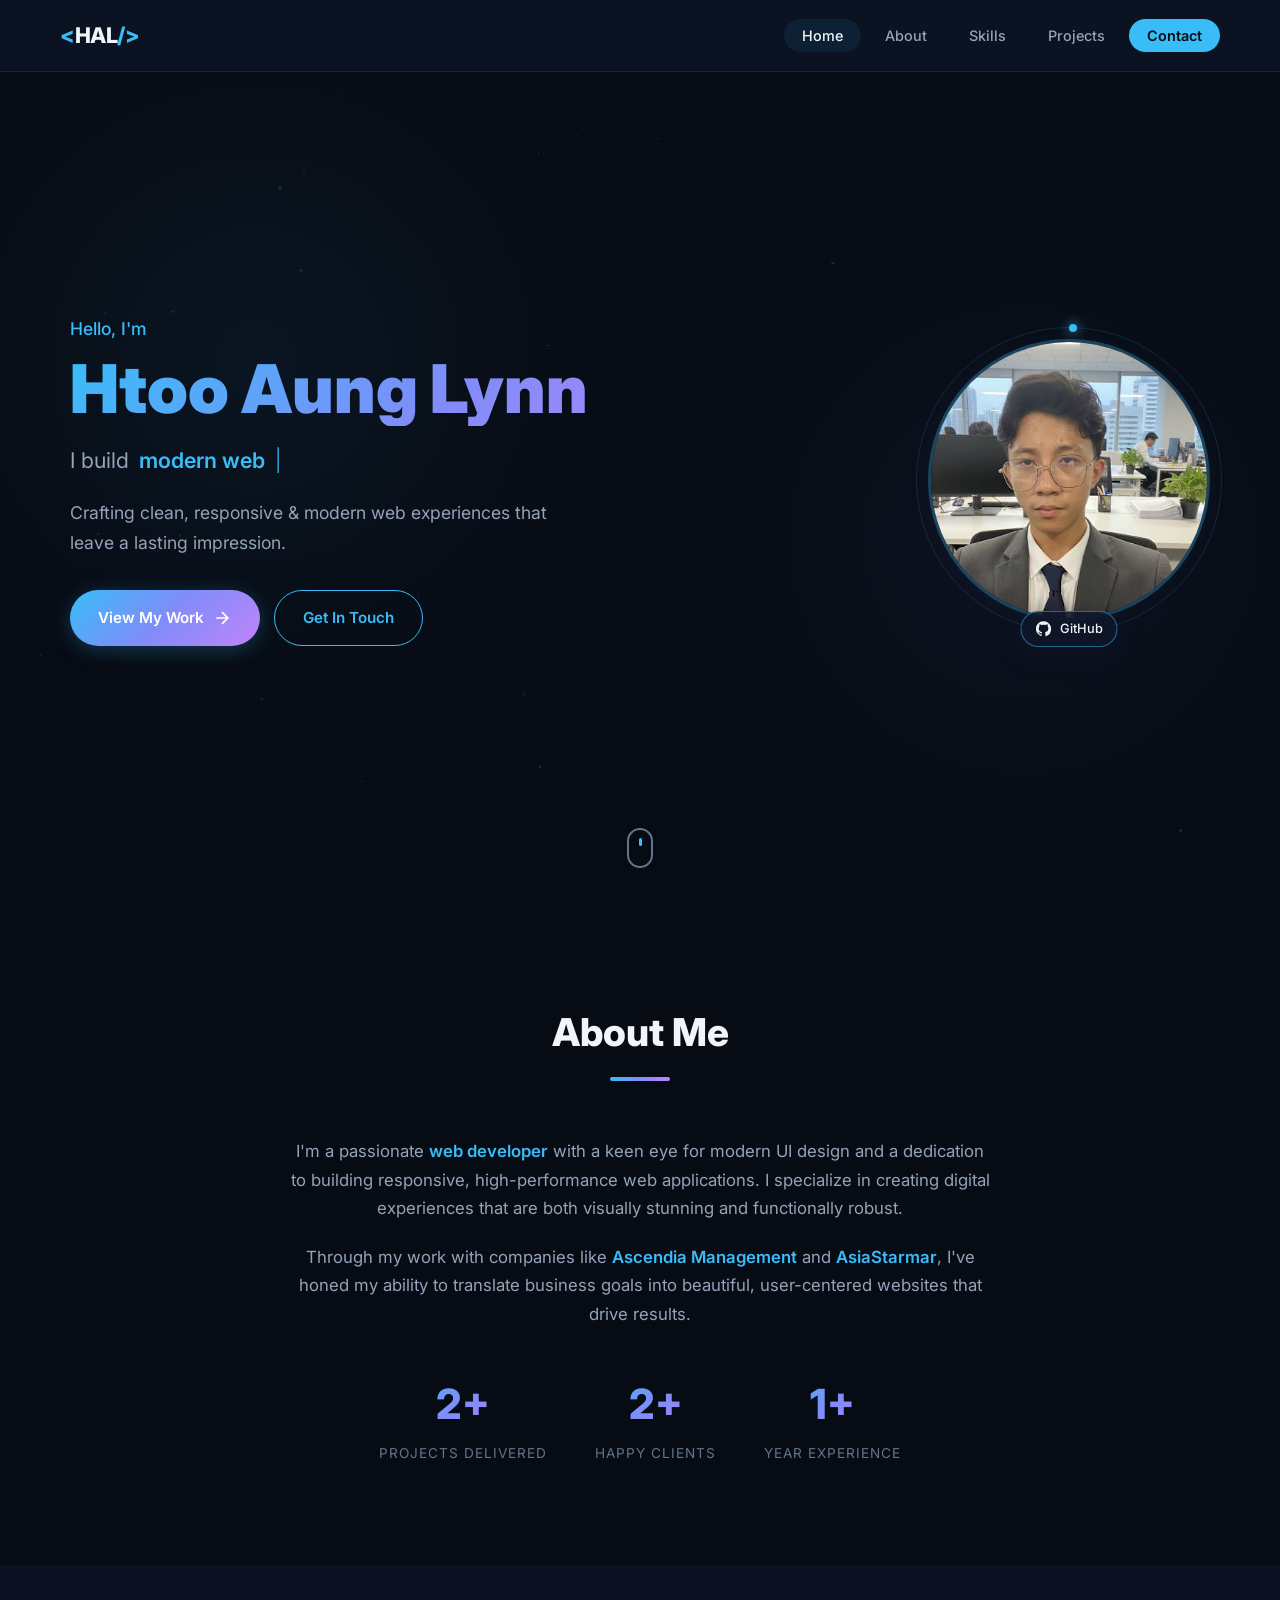
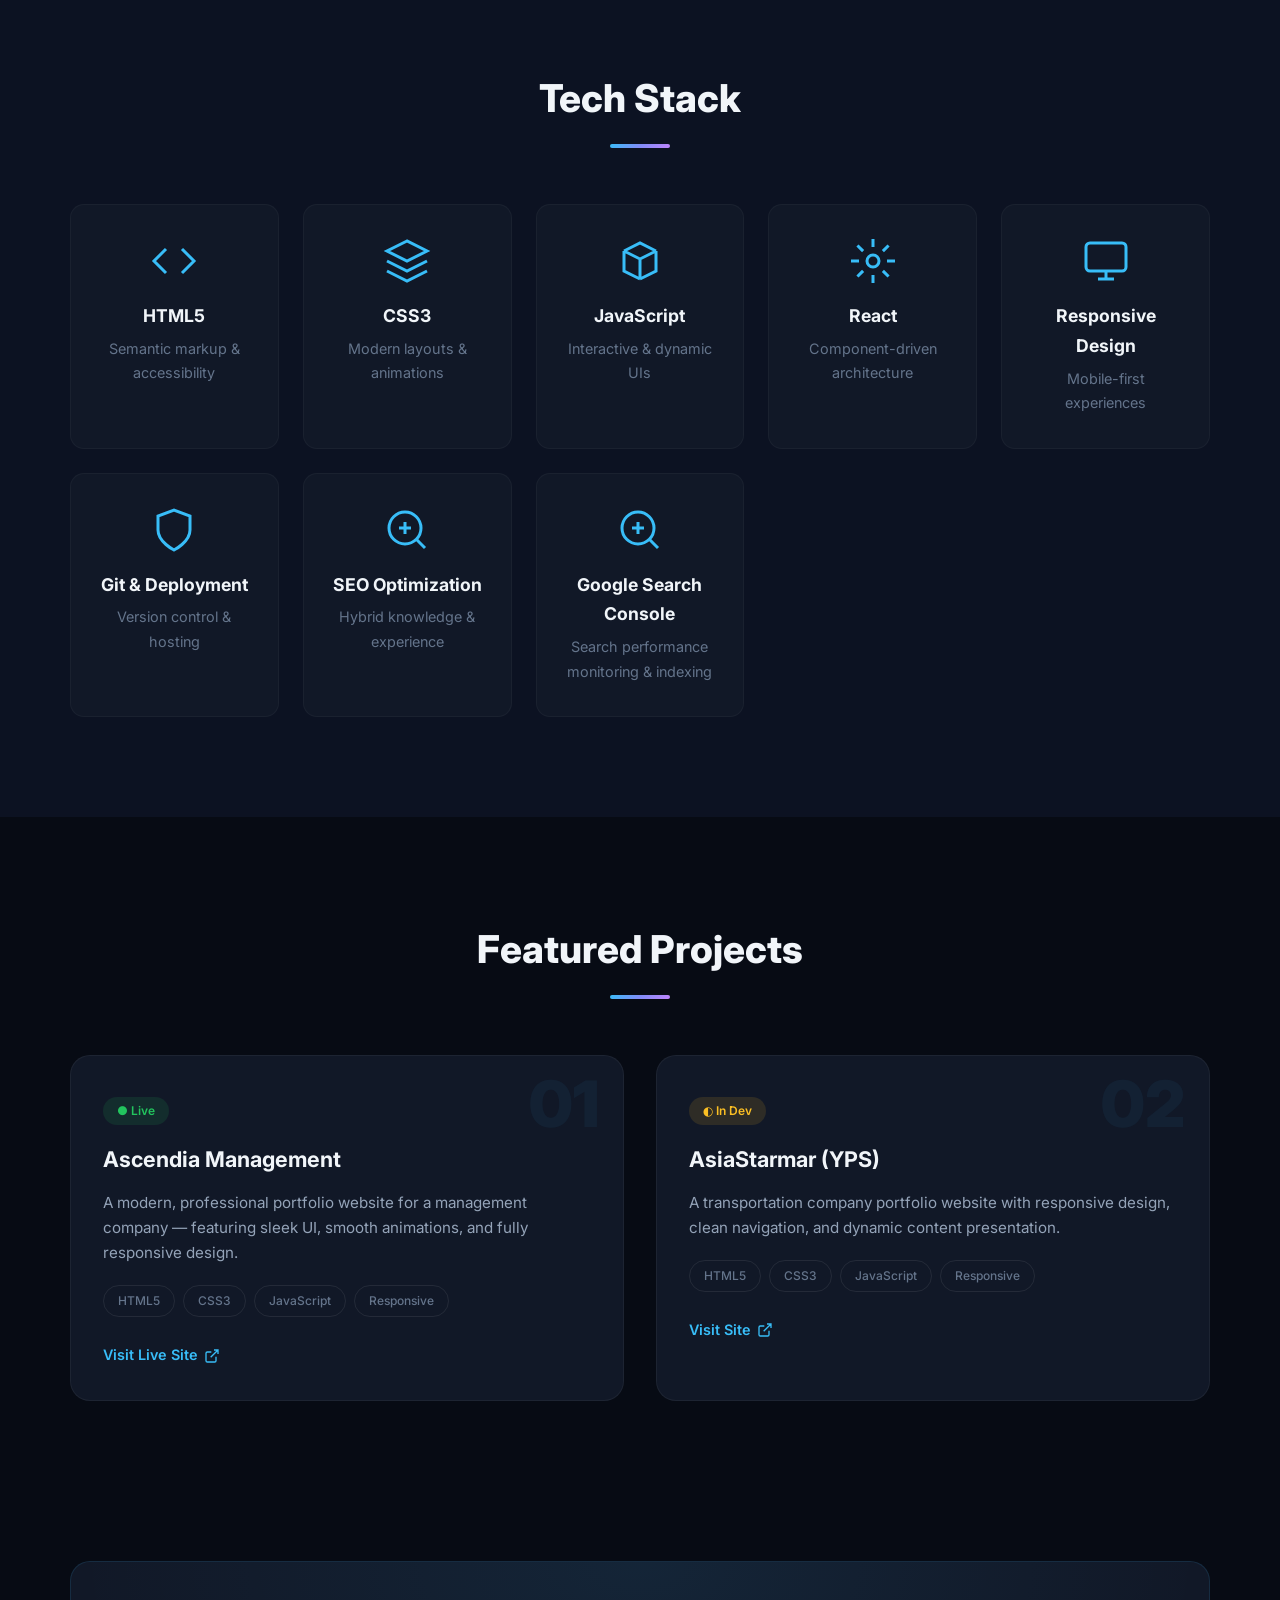
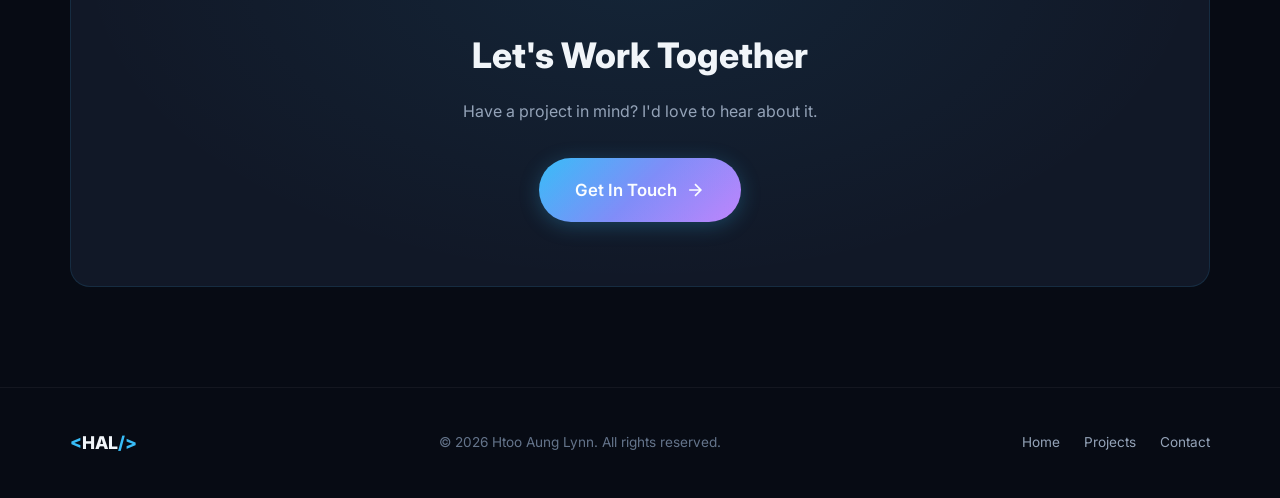
<file: index.html>
<!DOCTYPE html>
<html lang="en">

<head>
    <meta charset="UTF-8">
    <meta name="viewport" content="width=device-width, initial-scale=1.0">
    <title>Htoo Aung Lynn | Web Developer Portfolio</title>
    <meta name="description"
        content="Portfolio of Htoo Aung Lynn — modern web developer specializing in responsive design and interactive web applications.">
    <link rel="preconnect" href="https://fonts.googleapis.com">
    <link rel="preconnect" href="https://fonts.gstatic.com" crossorigin>
    <link href="https://fonts.googleapis.com/css2?family=Inter:wght@300;400;500;600;700;800;900&display=swap"
        rel="stylesheet">
    <link rel="stylesheet" href="style.css">
</head>

<meta name="google-site-verification: google436e59e0f4cc76de.html"context="xxxxxxxxxxxx"/>
    
<body>

    <!-- ===== NAVBAR ===== -->
    <header class="navbar" id="navbar">
        <a href="index.html" class="nav-logo">
            <span class="logo-bracket">&lt;</span>HAL<span class="logo-bracket">/&gt;</span>
        </a>
        <nav>
            <ul class="nav-links" id="navLinks">
                <li><a href="#hero" class="nav-link active">Home</a></li>
                <li><a href="#about" class="nav-link">About</a></li>
                <li><a href="#skills" class="nav-link">Skills</a></li>
                <li><a href="#projects" class="nav-link">Projects</a></li>
                <li><a href="contact.html" class="nav-link nav-cta">Contact</a></li>
            </ul>
        </nav>
        <button class="hamburger" id="hamburger" aria-label="Toggle navigation">
            <span></span><span></span><span></span>
        </button>
    </header>

    <!-- ===== HERO ===== -->
    <section class="hero" id="hero">
        <div class="hero-particles" id="particles"></div>
        <div class="hero-content">
            <div class="hero-text">
                <p class="hero-greeting animate-in">Hello, I'm</p>
                <h1 class="hero-name animate-in delay-1">Htoo Aung Lynn</h1>
                <div class="hero-title-wrapper animate-in delay-2">
                    <span class="hero-title-label">I build</span>
                    <span class="hero-title-typed" id="typedText"></span>
                    <span class="typed-cursor">|</span>
                </div>
                <p class="hero-desc animate-in delay-3">
                    Crafting clean, responsive &amp; modern web experiences that leave a lasting impression.
                </p>
                <div class="hero-buttons animate-in delay-4">
                    <a href="#projects" class="btn btn-primary">
                        <span>View My Work</span>
                        <svg width="20" height="20" viewBox="0 0 24 24" fill="none" stroke="currentColor"
                            stroke-width="2">
                            <path d="M5 12h14M12 5l7 7-7 7" />
                        </svg>
                    </a>
                    <a href="contact.html" class="btn btn-outline">Get In Touch</a>
                </div>
            </div>
            <div class="hero-image animate-in delay-2">
                <div class="hero-image-glow"></div>
                <div class="hero-image-ring"></div>
                <img src="profile.jpg" alt="Htoo Aung Lynn" loading="eager">
                <a href="https://github.com/htooaunglynn2006-Lynnx" target="_blank" rel="noopener"
                    class="hero-github-link">
                    <svg viewBox="0 0 24 24" aria-hidden="true">
                        <path
                            d="M12 .5C5.73.5.75 5.48.75 11.77c0 5.01 3.25 9.26 7.76 10.77.57.11.78-.25.78-.56 0-.28-.01-1.02-.02-2-3.16.69-3.82-1.52-3.82-1.52-.52-1.33-1.26-1.68-1.26-1.68-1.03-.71.08-.7.08-.7 1.14.08 1.74 1.17 1.74 1.17 1.01 1.73 2.66 1.23 3.31.94.1-.73.4-1.23.73-1.51-2.52-.29-5.17-1.26-5.17-5.62 0-1.24.45-2.25 1.17-3.04-.12-.29-.51-1.45.11-3.02 0 0 .95-.31 3.11 1.16a10.6 10.6 0 0 1 2.83-.38c.96 0 1.93.13 2.83.38 2.16-1.47 3.11-1.16 3.11-1.16.62 1.57.23 2.73.11 3.02.73.79 1.17 1.8 1.17 3.04 0 4.38-2.66 5.33-5.19 5.61.41.36.77 1.09.77 2.21 0 1.59-.01 2.88-.01 3.27 0 .31.21.68.79.56a11.3 11.3 0 0 0 7.75-10.77C23.25 5.48 18.27.5 12 .5Z" />
                    </svg>
                    <span>GitHub</span>
                </a>
            </div>
        </div>
        <a href="#about" class="scroll-indicator" aria-label="Scroll down">
            <div class="scroll-mouse">
                <div class="scroll-wheel"></div>
            </div>
        </a>
    </section>

    <!-- ===== ABOUT ===== -->
    <section class="section about" id="about">
        <div class="container">
            <h2 class="section-title reveal">About Me</h2>
            <div class="section-line reveal"></div>
            <div class="about-grid">
                <div class="about-text reveal">
                    <p>
                        I'm a passionate <strong>web developer</strong> with a keen eye for modern UI design and a
                        dedication to building responsive, high-performance web applications. I specialize in creating
                        digital experiences that are both visually stunning and functionally robust.
                    </p>
                    <p>
                        Through my work with companies like <strong>Ascendia Management</strong> and
                        <strong>AsiaStarmar</strong>, I've honed my ability to translate business goals into beautiful,
                        user-centered websites that drive results.
                    </p>
                    <div class="about-stats">
                        <div class="stat-item">
                            <span class="stat-number" data-target="2">0</span>
                            <span class="stat-label">Projects Delivered</span>
                        </div>
                        <div class="stat-item">
                            <span class="stat-number" data-target="2">0</span>
                            <span class="stat-label">Happy Clients</span>
                        </div>
                        <div class="stat-item">
                            <span class="stat-number" data-target="1">0</span>
                            <span class="stat-label">Year Experience</span>
                        </div>
                    </div>
                </div>
            </div>
        </div>
    </section>

    <!-- ===== SKILLS ===== -->
    <section class="section skills" id="skills">
        <div class="container">
            <h2 class="section-title reveal">Tech Stack</h2>
            <div class="section-line reveal"></div>
            <div class="skills-grid">
                <div class="skill-card reveal">
                    <div class="skill-icon">
                        <svg viewBox="0 0 24 24" fill="none" stroke="currentColor" stroke-width="1.5">
                            <path d="M16 18l6-6-6-6M8 6l-6 6 6 6" />
                        </svg>
                    </div>
                    <h3>HTML5</h3>
                    <p>Semantic markup & accessibility</p>
                </div>
                <div class="skill-card reveal">
                    <div class="skill-icon">
                        <svg viewBox="0 0 24 24" fill="none" stroke="currentColor" stroke-width="1.5">
                            <path d="M12 2L2 7l10 5 10-5-10-5zM2 17l10 5 10-5M2 12l10 5 10-5" />
                        </svg>
                    </div>
                    <h3>CSS3</h3>
                    <p>Modern layouts & animations</p>
                </div>
                <div class="skill-card reveal">
                    <div class="skill-icon">
                        <svg viewBox="0 0 24 24" fill="none" stroke="currentColor" stroke-width="1.5">
                            <path d="M20 7l-8-4-8 4m16 0l-8 4m8-4v10l-8 4m0-10L4 7m8 4v10M4 7v10l8 4" />
                        </svg>
                    </div>
                    <h3>JavaScript</h3>
                    <p>Interactive & dynamic UIs</p>
                </div>
                <div class="skill-card reveal">
                    <div class="skill-icon">
                        <svg viewBox="0 0 24 24" fill="none" stroke="currentColor" stroke-width="1.5">
                            <circle cx="12" cy="12" r="3" />
                            <path
                                d="M12 1v4M12 19v4M4.22 4.22l2.83 2.83M16.95 16.95l2.83 2.83M1 12h4M19 12h4M4.22 19.78l2.83-2.83M16.95 7.05l2.83-2.83" />
                        </svg>
                    </div>
                    <h3>React</h3>
                    <p>Component-driven architecture</p>
                </div>
                <div class="skill-card reveal">
                    <div class="skill-icon">
                        <svg viewBox="0 0 24 24" fill="none" stroke="currentColor" stroke-width="1.5">
                            <rect x="2" y="3" width="20" height="14" rx="2" />
                            <path d="M8 21h8M12 17v4" />
                        </svg>
                    </div>
                    <h3>Responsive Design</h3>
                    <p>Mobile-first experiences</p>
                </div>
                <div class="skill-card reveal">
                    <div class="skill-icon">
                        <svg viewBox="0 0 24 24" fill="none" stroke="currentColor" stroke-width="1.5">
                            <path d="M12 22s8-4 8-10V5l-8-3-8 3v7c0 6 8 10 8 10z" />
                        </svg>
                    </div>
                    <h3>Git & Deployment</h3>
                    <p>Version control & hosting</p>
                </div>
                <div class="skill-card reveal">
                    <div class="skill-icon">
                        <svg viewBox="0 0 24 24" fill="none" stroke="currentColor" stroke-width="1.5">
                            <circle cx="11" cy="11" r="8" />
                            <path d="M21 21l-4.35-4.35" />
                            <path d="M11 8v6M8 11h6" />
                        </svg>
                    </div>
                    <h3>SEO Optimization</h3>
                    <p>Hybrid knowledge & experience</p>
                </div>
                <div class="skill-card reveal">
                    <div class="skill-icon">
                        <svg viewBox="0 0 24 24" fill="none" stroke="currentColor" stroke-width="1.5">
                            <circle cx="11" cy="11" r="8" />
                            <path d="M21 21l-4.35-4.35" />
                            <path d="M11 8v6M8 11h6" />
                        </svg>
                    </div>
                    <h3>Google Search Console</h3>
                    <p>Search performance monitoring & indexing</p>
                </div>
            </div>
        </div>
    </section>

    <!-- ===== PROJECTS ===== -->
    <section class="section projects" id="projects">
        <div class="container">
            <h2 class="section-title reveal">Featured Projects</h2>
            <div class="section-line reveal"></div>
            <div class="projects-grid">

                <article class="project-card reveal" id="project-ascendia">
                    <div class="project-card-glow"></div>
                    <div class="project-number">01</div>
                    <div class="project-badge live">● Live</div>
                    <h3 class="project-name">Ascendia Management</h3>
                    <p class="project-desc">
                        A modern, professional portfolio website for a management company — featuring sleek UI, smooth
                        animations, and fully responsive design.
                    </p>
                    <div class="project-tech">
                        <span>HTML5</span><span>CSS3</span><span>JavaScript</span><span>Responsive</span>
                    </div>
                    <a href="https://ascendiamanagement.com" target="_blank" rel="noopener" class="project-link">
                        Visit Live Site
                        <svg width="16" height="16" viewBox="0 0 24 24" fill="none" stroke="currentColor"
                            stroke-width="2">
                            <path d="M18 13v6a2 2 0 01-2 2H5a2 2 0 01-2-2V8a2 2 0 012-2h6M15 3h6v6M10 14L21 3" />
                        </svg>
                    </a>
                </article>

                <article class="project-card reveal" id="project-asiastarmar">
                    <div class="project-card-glow"></div>
                    <div class="project-number">02</div>
                    <div class="project-badge dev">◐ In Dev</div>
                    <h3 class="project-name">AsiaStarmar (YPS)</h3>
                    <p class="project-desc">
                        A transportation company portfolio website with responsive design, clean navigation, and dynamic
                        content presentation.
                    </p>
                    <div class="project-tech">
                        <span>HTML5</span><span>CSS3</span><span>JavaScript</span><span>Responsive</span>
                    </div>
                    <a href="https://asiastarmar.com" target="_blank" rel="noopener" class="project-link">
                        Visit Site
                        <svg width="16" height="16" viewBox="0 0 24 24" fill="none" stroke="currentColor"
                            stroke-width="2">
                            <path d="M18 13v6a2 2 0 01-2 2H5a2 2 0 01-2-2V8a2 2 0 012-2h6M15 3h6v6M10 14L21 3" />
                        </svg>
                    </a>
                </article>

            </div>
        </div>
    </section>

    <!-- ===== CTA ===== -->
    <section class="cta-section">
        <div class="container">
            <div class="cta-card reveal">
                <h2>Let's Work Together</h2>
                <p>Have a project in mind? I'd love to hear about it.</p>
                <a href="contact.html" class="btn btn-primary btn-lg">
                    <span>Get In Touch</span>
                    <svg width="20" height="20" viewBox="0 0 24 24" fill="none" stroke="currentColor" stroke-width="2">
                        <path d="M5 12h14M12 5l7 7-7 7" />
                    </svg>
                </a>
            </div>
        </div>
    </section>

    <!-- ===== FOOTER ===== -->
    <footer class="footer">
        <div class="container footer-inner">
            <a href="index.html" class="footer-logo">
                <span class="logo-bracket">&lt;</span>HAL<span class="logo-bracket">/&gt;</span>
            </a>
            <p class="footer-copy">&copy; 2026 Htoo Aung Lynn. All rights reserved.</p>
            <div class="footer-links">
                <a href="#hero">Home</a>
                <a href="#projects">Projects</a>
                <a href="contact.html">Contact</a>
            </div>
        </div>
    </footer>

    <script src="script.js"></script>
</body>


</html>
</file>
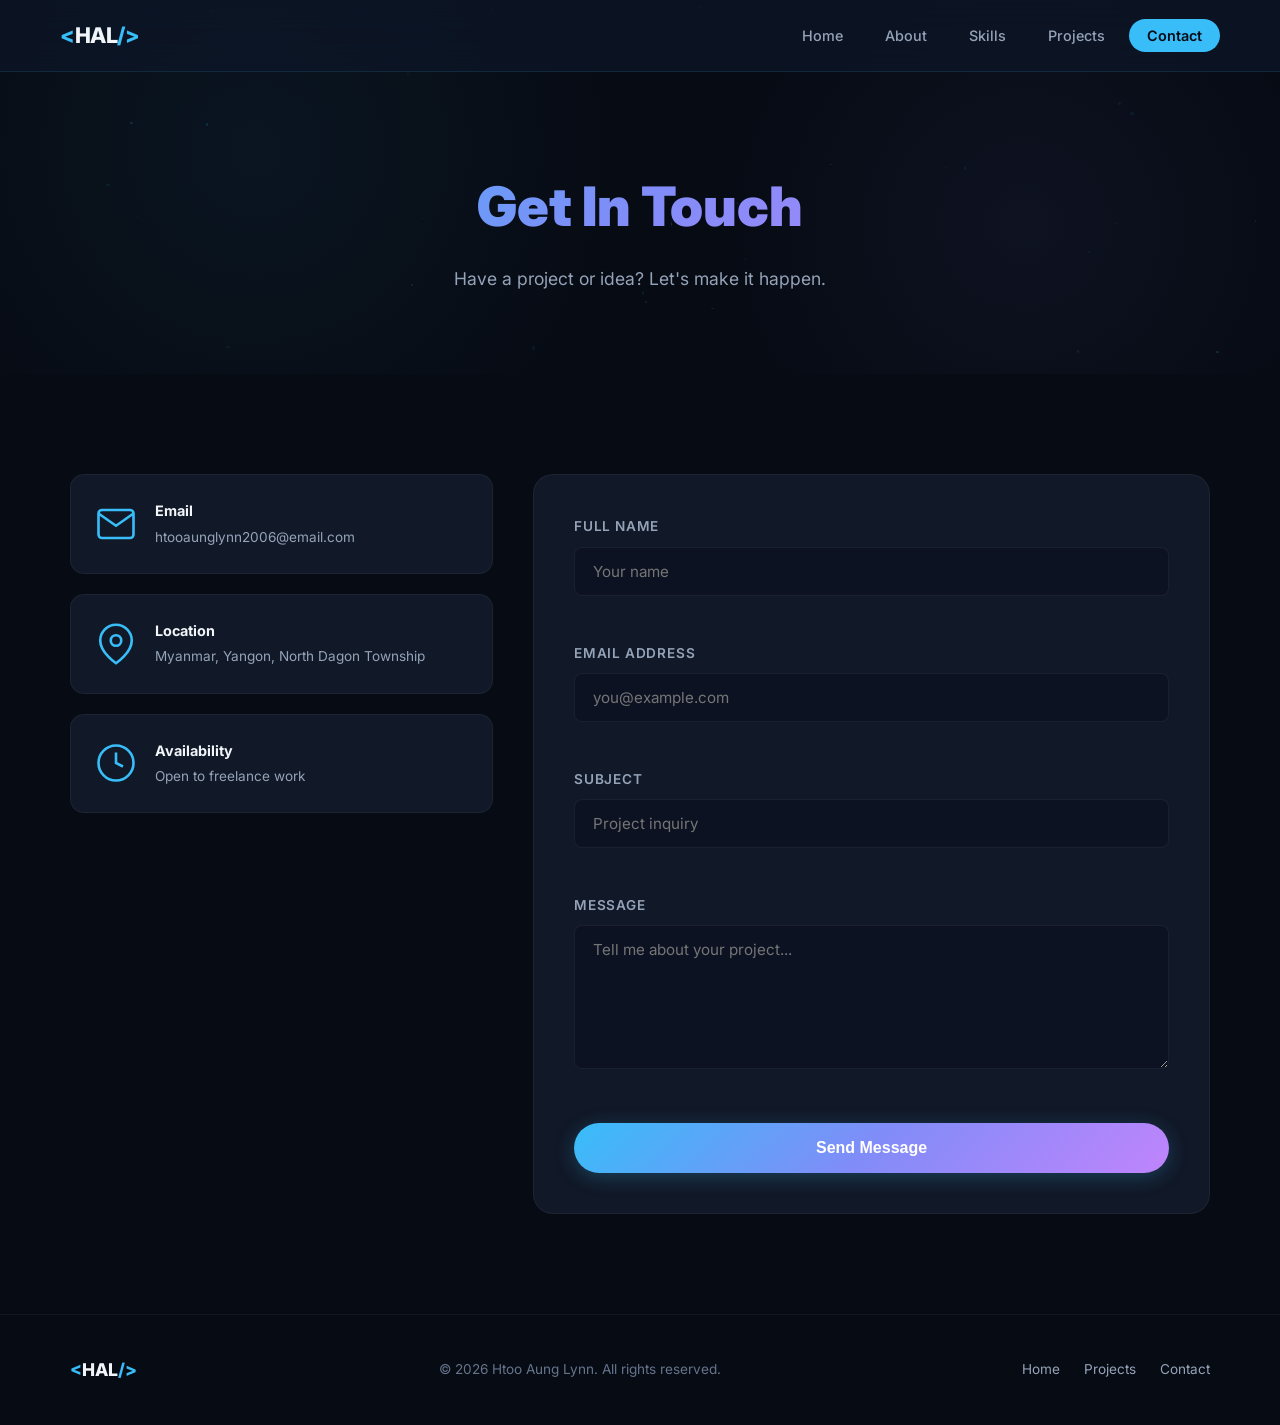
<file: contact.html>
<!DOCTYPE html>
<html lang="en">

<head>
    <meta charset="UTF-8">
    <meta name="viewport" content="width=device-width, initial-scale=1.0">
    <title>Contact | Htoo Aung Lynn</title>
    <meta name="description"
        content="Get in touch with Htoo Aung Lynn — web developer available for freelance projects.">
    <link rel="preconnect" href="https://fonts.googleapis.com">
    <link rel="preconnect" href="https://fonts.gstatic.com" crossorigin>
    <link href="https://fonts.googleapis.com/css2?family=Inter:wght@300;400;500;600;700;800;900&display=swap"
        rel="stylesheet">
    <link rel="stylesheet" href="style.css">
</head>

<body>

    <!-- ===== NAVBAR ===== -->
    <header class="navbar" id="navbar">
        <a href="index.html" class="nav-logo">
            <span class="logo-bracket">&lt;</span>HAL<span class="logo-bracket">/&gt;</span>
        </a>
        <nav>
            <ul class="nav-links" id="navLinks">
                <li><a href="index.html" class="nav-link">Home</a></li>
                <li><a href="index.html#about" class="nav-link">About</a></li>
                <li><a href="index.html#skills" class="nav-link">Skills</a></li>
                <li><a href="index.html#projects" class="nav-link">Projects</a></li>
                <li><a href="contact.html" class="nav-link nav-cta active">Contact</a></li>
            </ul>
        </nav>
        <button class="hamburger" id="hamburger" aria-label="Toggle navigation">
            <span></span><span></span><span></span>
        </button>
    </header>

    <!-- ===== CONTACT HERO ===== -->
    <section class="contact-hero">
        <div class="hero-particles" id="particles"></div>
        <div class="container">
            <h1 class="contact-hero-title animate-in">Get In Touch</h1>
            <p class="contact-hero-sub animate-in delay-1">Have a project or idea? Let's make it happen.</p>
        </div>
    </section>

    <!-- ===== CONTACT FORM ===== -->
    <section class="section contact-section" id="contact">
        <div class="container">
            <div class="contact-grid">

                <!-- Info Cards -->
                <div class="contact-info reveal">
                    <div class="info-card">
                        <div class="info-icon">
                            <svg viewBox="0 0 24 24" fill="none" stroke="currentColor" stroke-width="1.5">
                                <path d="M4 4h16c1.1 0 2 .9 2 2v12c0 1.1-.9 2-2 2H4c-1.1 0-2-.9-2-2V6c0-1.1.9-2 2-2z" />
                                <polyline points="22,6 12,13 2,6" />
                            </svg>
                        </div>
                        <div>
                            <h4>Email</h4>
                            <p>htooaunglynn2006@email.com</p>
                        </div>
                    </div>
                    <div class="info-card">
                        <div class="info-icon">
                            <svg viewBox="0 0 24 24" fill="none" stroke="currentColor" stroke-width="1.5">
                                <path d="M21 10c0 7-9 13-9 13s-9-6-9-13a9 9 0 0118 0z" />
                                <circle cx="12" cy="10" r="3" />
                            </svg>
                        </div>
                        <div>
                            <h4>Location</h4>
                            <p>Myanmar, Yangon, North Dagon Township</p>
                        </div>
                    </div>
                    <div class="info-card">
                        <div class="info-icon">
                            <svg viewBox="0 0 24 24" fill="none" stroke="currentColor" stroke-width="1.5">
                                <circle cx="12" cy="12" r="10" />
                                <path d="M12 6v6l4 2" />
                            </svg>
                        </div>
                        <div>
                            <h4>Availability</h4>
                            <p>Open to freelance work</p>
                        </div>
                    </div>
                </div>

                <!-- Form -->
                <form class="contact-form reveal" id="contactForm" novalidate>
                    <div class="form-group">
                        <label for="name">Full Name</label>
                        <input type="text" id="name" name="name" placeholder="Your name" required autocomplete="name">
                        <span class="field-error" id="nameError"></span>
                    </div>
                    <div class="form-group">
                        <label for="email">Email Address</label>
                        <input type="email" id="email" name="email" placeholder="you@example.com" required
                            autocomplete="email">
                        <span class="field-error" id="emailError"></span>
                    </div>
                    <div class="form-group">
                        <label for="subject">Subject</label>
                        <input type="text" id="subject" name="subject" placeholder="Project inquiry" required>
                        <span class="field-error" id="subjectError"></span>
                    </div>
                    <div class="form-group">
                        <label for="message">Message</label>
                        <textarea id="message" name="message" rows="6" placeholder="Tell me about your project..."
                            required></textarea>
                        <span class="field-error" id="messageError"></span>
                    </div>
                    <button type="submit" class="btn btn-primary btn-submit" id="submitBtn">
                        <span class="btn-text">Send Message</span>
                        <span class="btn-loading" aria-hidden="true">
                            <svg class="spinner" viewBox="0 0 24 24">
                                <circle cx="12" cy="12" r="10" stroke="currentColor" stroke-width="3" fill="none"
                                    stroke-dasharray="30 70" />
                            </svg>
                        </span>
                        <span class="btn-success" aria-hidden="true">
                            <svg viewBox="0 0 24 24" fill="none" stroke="currentColor" stroke-width="3">
                                <polyline points="20 6 9 17 4 12" />
                            </svg>
                        </span>
                    </button>
                </form>

            </div>
        </div>
    </section>

    <!-- ===== TOAST ===== -->
    <div class="toast" id="toast">
        <svg viewBox="0 0 24 24" fill="none" stroke="currentColor" stroke-width="2">
            <path d="M22 11.08V12a10 10 0 11-5.93-9.14" />
            <polyline points="22 4 12 14.01 9 11.01" />
        </svg>
        <span>Message sent successfully!</span>
    </div>

    <!-- ===== FOOTER ===== -->
    <footer class="footer">
        <div class="container footer-inner">
            <a href="index.html" class="footer-logo">
                <span class="logo-bracket">&lt;</span>HAL<span class="logo-bracket">/&gt;</span>
            </a>
            <p class="footer-copy">&copy; 2026 Htoo Aung Lynn. All rights reserved.</p>
            <div class="footer-links">
                <a href="index.html">Home</a>
                <a href="index.html#projects">Projects</a>
                <a href="contact.html">Contact</a>
            </div>
        </div>
    </footer>

    <script src="script.js"></script>
</body>

</html>
</file>
<file: style.css>
/* =============================================
   HTOO AUNG LYNN — PREMIUM PORTFOLIO CSS
   ============================================= */

/* ---------- CUSTOM PROPERTIES ---------- */
:root {
  --bg-primary: #070b14;
  --bg-secondary: #0c1222;
  --bg-card: #111827;
  --bg-glass: rgba(15, 23, 42, .65);
  --border-glass: rgba(56, 189, 248, .12);

  --accent: #38bdf8;
  --accent-glow: rgba(56, 189, 248, .35);
  --accent-dark: #0ea5e9;
  --gradient: linear-gradient(135deg, #38bdf8 0%, #818cf8 50%, #c084fc 100%);

  --text-primary: #f1f5f9;
  --text-secondary: #94a3b8;
  --text-muted: #64748b;

  --font-family: 'Inter', system-ui, -apple-system, sans-serif;
  --radius-sm: 8px;
  --radius-md: 14px;
  --radius-lg: 20px;
  --radius-full: 9999px;

  --shadow: 0 4px 30px rgba(0, 0, 0, .4);
  --shadow-glow: 0 0 40px var(--accent-glow);
  --transition: .35s cubic-bezier(.4, 0, .2, 1);
}

/* ---------- RESET ---------- */
*,
*::before,
*::after {
  margin: 0;
  padding: 0;
  box-sizing: border-box;
}

html {
  scroll-behavior: smooth;
  scroll-padding-top: 80px;
}

body {
  font-family: var(--font-family);
  background: var(--bg-primary);
  color: var(--text-primary);
  line-height: 1.7;
  overflow-x: hidden;
  -webkit-font-smoothing: antialiased;
}

a {
  color: inherit;
  text-decoration: none;
}

img {
  display: block;
  max-width: 100%;
}

.container {
  width: 90%;
  max-width: 1140px;
  margin: 0 auto;
}

/* ---------- NAVBAR ---------- */
.navbar {
  position: fixed;
  top: 0;
  left: 0;
  right: 0;
  z-index: 1000;
  display: flex;
  align-items: center;
  justify-content: space-between;
  padding: 0 clamp(24px, 5vw, 60px);
  height: 72px;
  background: var(--bg-glass);
  backdrop-filter: blur(18px);
  -webkit-backdrop-filter: blur(18px);
  border-bottom: 1px solid var(--border-glass);
  transition: var(--transition);
}

.navbar.scrolled {
  background: rgba(7, 11, 20, .92);
}

.nav-logo {
  font-size: 1.35rem;
  font-weight: 800;
  letter-spacing: -0.5px;
  color: var(--text-primary);
}

.logo-bracket {
  color: var(--accent);
}

.nav-links {
  display: flex;
  list-style: none;
  gap: 6px;
  align-items: center;
}

.nav-link {
  padding: 8px 18px;
  border-radius: var(--radius-full);
  font-size: .9rem;
  font-weight: 500;
  color: var(--text-secondary);
  transition: var(--transition);
}

.nav-link:hover,
.nav-link.active {
  color: var(--text-primary);
  background: rgba(56, 189, 248, .08);
}

.nav-cta {
  background: var(--accent) !important;
  color: var(--bg-primary) !important;
  font-weight: 600;
}

.nav-cta:hover {
  background: var(--accent-dark) !important;
}

/* Hamburger */
.hamburger {
  display: none;
  flex-direction: column;
  gap: 5px;
  background: none;
  border: none;
  cursor: pointer;
  padding: 4px;
}

.hamburger span {
  width: 26px;
  height: 2px;
  background: var(--text-primary);
  border-radius: 2px;
  transition: var(--transition);
}

.hamburger.open span:nth-child(1) {
  transform: translateY(7px) rotate(45deg);
}

.hamburger.open span:nth-child(2) {
  opacity: 0;
}

.hamburger.open span:nth-child(3) {
  transform: translateY(-7px) rotate(-45deg);
}

/* ---------- HERO ---------- */
.hero {
  position: relative;
  min-height: 100vh;
  display: flex;
  flex-direction: column;
  align-items: center;
  justify-content: center;
  padding: 120px 24px 60px;
  overflow: hidden;
}

.hero-particles {
  position: absolute;
  inset: 0;
  background:
    radial-gradient(600px circle at 20% 40%, rgba(56, 189, 248, .06), transparent 60%),
    radial-gradient(500px circle at 80% 60%, rgba(129, 140, 248, .06), transparent 60%);
}

.hero-content {
  position: relative;
  z-index: 1;
  display: flex;
  align-items: center;
  gap: 80px;
  max-width: 1140px;
  width: 100%;
}

.hero-text {
  flex: 1;
}

.hero-greeting {
  font-size: clamp(.95rem, 1.5vw, 1.1rem);
  color: var(--accent);
  font-weight: 500;
  margin-bottom: 8px;
}

.hero-name {
  font-size: clamp(2.4rem, 5.5vw, 4.2rem);
  font-weight: 900;
  line-height: 1.1;
  background: var(--gradient);
  -webkit-background-clip: text;
  -webkit-text-fill-color: transparent;
  background-clip: text;
  margin-bottom: 16px;
}

.hero-title-wrapper {
  display: flex;
  align-items: center;
  gap: 10px;
  font-size: clamp(1rem, 2vw, 1.35rem);
  margin-bottom: 20px;
}

.hero-title-label {
  color: var(--text-secondary);
  font-weight: 400;
}

.hero-title-typed {
  color: var(--accent);
  font-weight: 600;
}

.typed-cursor {
  color: var(--accent);
  font-weight: 300;
  animation: blink .8s step-end infinite;
}

@keyframes blink {
  50% {
    opacity: 0;
  }
}

.hero-desc {
  color: var(--text-secondary);
  font-size: clamp(.95rem, 1.5vw, 1.1rem);
  max-width: 480px;
  margin-bottom: 32px;
}

.hero-buttons {
  display: flex;
  gap: 14px;
  flex-wrap: wrap;
}

/* Buttons */
.btn {
  display: inline-flex;
  align-items: center;
  gap: 8px;
  padding: 14px 28px;
  border-radius: var(--radius-full);
  font-size: .95rem;
  font-weight: 600;
  border: none;
  cursor: pointer;
  transition: var(--transition);
}

.btn-primary {
  background: var(--gradient);
  color: #fff;
  box-shadow: 0 4px 20px rgba(56, 189, 248, .25);
}

.btn-primary:hover {
  transform: translateY(-2px);
  box-shadow: 0 8px 30px rgba(56, 189, 248, .35);
}

.btn-outline {
  border: 1.5px solid var(--accent);
  color: var(--accent);
  background: transparent;
}

.btn-outline:hover {
  background: rgba(56, 189, 248, .1);
  transform: translateY(-2px);
}

.btn-lg {
  padding: 18px 36px;
  font-size: 1.05rem;
}

/* Hero Image */
.hero-image {
  position: relative;
  flex-shrink: 0;
  width: clamp(240px, 22vw, 320px);
  aspect-ratio: 1;
}

.hero-image img {
  width: 100%;
  height: 100%;
  object-fit: cover;
  border-radius: 50%;
  border: 3px solid rgba(56, 189, 248, .3);
  position: relative;
  z-index: 2;
}

.hero-image-glow {
  position: absolute;
  inset: -20px;
  border-radius: 50%;
  background: radial-gradient(circle, rgba(56, 189, 248, .15), transparent 70%);
  animation: pulse-glow 4s ease-in-out infinite;
  z-index: 0;
}

.hero-image-ring {
  position: absolute;
  inset: -12px;
  border-radius: 50%;
  border: 1px solid rgba(56, 189, 248, .15);
  animation: spin-slow 20s linear infinite;
  z-index: 1;
}

.hero-image-ring::before {
  content: '';
  position: absolute;
  top: -4px;
  left: 50%;
  width: 8px;
  height: 8px;
  border-radius: 50%;
  background: var(--accent);
  box-shadow: 0 0 12px var(--accent);
}

/* GitHub link near profile image */
.hero-github-link {
  position: absolute;
  left: 50%;
  bottom: -26px;
  transform: translateX(-50%);
  display: inline-flex;
  align-items: center;
  gap: 8px;
  padding: 6px 14px;
  border-radius: var(--radius-full);
  background: rgba(15, 23, 42, .9);
  border: 1px solid rgba(56, 189, 248, .5);
  color: var(--text-primary);
  font-size: .8rem;
  font-weight: 500;
  box-shadow: 0 6px 25px rgba(15, 23, 42, .8);
  z-index: 3;
  transition: var(--transition);
}

.hero-github-link svg {
  width: 16px;
  height: 16px;
  fill: currentColor;
}

.hero-github-link:hover {
  transform: translateX(-50%) translateY(-2px);
  box-shadow: var(--shadow-glow);
}

@keyframes pulse-glow {

  0%,
  100% {
    opacity: .5;
    transform: scale(1);
  }

  50% {
    opacity: 1;
    transform: scale(1.05);
  }
}

@keyframes spin-slow {
  to {
    transform: rotate(360deg);
  }
}

/* Scroll Indicator */
.scroll-indicator {
  position: absolute;
  bottom: 32px;
  animation: float 2.5s ease-in-out infinite;
}

.scroll-mouse {
  width: 26px;
  height: 40px;
  border: 2px solid var(--text-muted);
  border-radius: 14px;
  display: flex;
  justify-content: center;
  padding-top: 8px;
}

.scroll-wheel {
  width: 3px;
  height: 8px;
  border-radius: 3px;
  background: var(--accent);
  animation: scroll-anim 2s ease-in-out infinite;
}

@keyframes scroll-anim {
  0% {
    opacity: 1;
    transform: translateY(0);
  }

  100% {
    opacity: 0;
    transform: translateY(10px);
  }
}

@keyframes float {

  0%,
  100% {
    transform: translateY(0);
  }

  50% {
    transform: translateY(-8px);
  }
}

/* ---------- SECTIONS ---------- */
.section {
  padding: 100px 0;
}

.section-title {
  text-align: center;
  font-size: clamp(1.8rem, 3vw, 2.6rem);
  font-weight: 800;
  margin-bottom: 12px;
}

.section-line {
  width: 60px;
  height: 4px;
  border-radius: 4px;
  background: var(--gradient);
  margin: 0 auto 56px;
}

/* ---------- ABOUT ---------- */
.about-text {
  max-width: 700px;
  margin: 0 auto;
  text-align: center;
}

.about-text p {
  color: var(--text-secondary);
  margin-bottom: 20px;
  font-size: 1.05rem;
}

.about-text strong {
  color: var(--accent);
  font-weight: 600;
}

.about-stats {
  display: flex;
  justify-content: center;
  gap: 48px;
  margin-top: 40px;
}

.stat-item {
  text-align: center;
}

.stat-number {
  display: block;
  font-size: 2.6rem;
  font-weight: 800;
  background: var(--gradient);
  -webkit-background-clip: text;
  -webkit-text-fill-color: transparent;
  background-clip: text;
}

.stat-label {
  font-size: .85rem;
  color: var(--text-muted);
  text-transform: uppercase;
  letter-spacing: 1px;
}

/* ---------- SKILLS ---------- */
.skills {
  background: var(--bg-secondary);
}

.skills-grid {
  display: grid;
  grid-template-columns: repeat(auto-fit, minmax(180px, 1fr));
  gap: 24px;
}

.skill-card {
  background: var(--bg-card);
  border: 1px solid rgba(255, 255, 255, .04);
  border-radius: var(--radius-md);
  padding: 32px 24px;
  text-align: center;
  transition: var(--transition);
}

.skill-card:hover {
  transform: translateY(-6px);
  border-color: var(--accent);
  box-shadow: var(--shadow-glow);
}

.skill-icon {
  width: 48px;
  height: 48px;
  margin: 0 auto 16px;
  color: var(--accent);
}

.skill-icon svg {
  width: 100%;
  height: 100%;
}

.skill-card h3 {
  font-size: 1.1rem;
  font-weight: 700;
  margin-bottom: 6px;
}

.skill-card p {
  font-size: .9rem;
  color: var(--text-muted);
}

/* ---------- PROJECTS ---------- */
.projects-grid {
  display: grid;
  grid-template-columns: repeat(auto-fit, minmax(340px, 1fr));
  gap: 32px;
}

.project-card {
  position: relative;
  background: var(--bg-card);
  border: 1px solid rgba(255, 255, 255, .05);
  border-radius: var(--radius-lg);
  padding: 40px 32px 32px;
  overflow: hidden;
  transition: var(--transition);
}

.project-card:hover {
  transform: translateY(-8px);
  border-color: var(--accent);
}

.project-card-glow {
  position: absolute;
  inset: 0;
  background: radial-gradient(circle at 50% 0%, rgba(56, 189, 248, .06), transparent 60%);
  opacity: 0;
  transition: var(--transition);
  pointer-events: none;
}

.project-card:hover .project-card-glow {
  opacity: 1;
}

.project-number {
  font-size: 4rem;
  font-weight: 900;
  position: absolute;
  top: 16px;
  right: 24px;
  color: rgba(56, 189, 248, .06);
  line-height: 1;
}

.project-badge {
  display: inline-block;
  padding: 4px 14px;
  border-radius: var(--radius-full);
  font-size: .75rem;
  font-weight: 600;
  margin-bottom: 16px;
}

.project-badge.live {
  background: rgba(34, 197, 94, .12);
  color: #22c55e;
}

.project-badge.dev {
  background: rgba(251, 191, 36, .12);
  color: #fbbf24;
}

.project-name {
  font-size: 1.35rem;
  font-weight: 700;
  margin-bottom: 12px;
}

.project-desc {
  color: var(--text-secondary);
  font-size: .95rem;
  margin-bottom: 20px;
  line-height: 1.65;
}

.project-tech {
  display: flex;
  flex-wrap: wrap;
  gap: 8px;
  margin-bottom: 24px;
}

.project-tech span {
  padding: 5px 14px;
  font-size: .75rem;
  font-weight: 500;
  border: 1px solid rgba(255, 255, 255, .08);
  border-radius: var(--radius-full);
  color: var(--text-muted);
}

.project-link {
  display: inline-flex;
  align-items: center;
  gap: 6px;
  color: var(--accent);
  font-weight: 600;
  font-size: .9rem;
  transition: var(--transition);
}

.project-link:hover {
  gap: 10px;
}

/* ---------- CTA ---------- */
.cta-section {
  padding: 60px 0 100px;
}

.cta-card {
  text-align: center;
  background: var(--bg-card);
  border: 1px solid var(--border-glass);
  border-radius: var(--radius-lg);
  padding: 64px 32px;
  position: relative;
  overflow: hidden;
}

.cta-card::before {
  content: '';
  position: absolute;
  inset: 0;
  background: radial-gradient(ellipse at 50% 0%, rgba(56, 189, 248, .08), transparent 70%);
  pointer-events: none;
}

.cta-card h2 {
  font-size: clamp(1.6rem, 3vw, 2.2rem);
  font-weight: 800;
  margin-bottom: 12px;
  position: relative;
}

.cta-card p {
  color: var(--text-secondary);
  margin-bottom: 32px;
  position: relative;
}

/* ---------- CONTACT HERO ---------- */
.contact-hero {
  position: relative;
  display: flex;
  align-items: center;
  justify-content: center;
  padding: 160px 24px 80px;
  text-align: center;
  overflow: hidden;
}

.contact-hero-title {
  font-size: clamp(2.2rem, 5vw, 3.4rem);
  font-weight: 900;
  background: var(--gradient);
  -webkit-background-clip: text;
  -webkit-text-fill-color: transparent;
  background-clip: text;
  margin-bottom: 12px;
}

.contact-hero-sub {
  color: var(--text-secondary);
  font-size: 1.1rem;
}

/* ---------- CONTACT GRID ---------- */
.contact-grid {
  display: grid;
  grid-template-columns: 1fr 1.6fr;
  gap: 40px;
  align-items: start;
}

/* Info Cards */
.contact-info {
  display: flex;
  flex-direction: column;
  gap: 20px;
}

.info-card {
  display: flex;
  align-items: center;
  gap: 18px;
  background: var(--bg-card);
  border: 1px solid rgba(255, 255, 255, .05);
  border-radius: var(--radius-md);
  padding: 24px;
  transition: var(--transition);
}

.info-card:hover {
  border-color: var(--accent);
  transform: translateX(4px);
}

.info-icon {
  flex-shrink: 0;
  width: 42px;
  height: 42px;
  color: var(--accent);
}

.info-icon svg {
  width: 100%;
  height: 100%;
}

.info-card h4 {
  font-size: .9rem;
  font-weight: 700;
  margin-bottom: 2px;
}

.info-card p {
  font-size: .85rem;
  color: var(--text-secondary);
}

/* Form */
.contact-form {
  background: var(--bg-card);
  border: 1px solid rgba(255, 255, 255, .05);
  border-radius: var(--radius-lg);
  padding: 40px;
}

.form-group {
  margin-bottom: 22px;
}

.form-group label {
  display: block;
  margin-bottom: 8px;
  font-size: .85rem;
  font-weight: 600;
  color: var(--text-secondary);
  text-transform: uppercase;
  letter-spacing: .8px;
}

.form-group input,
.form-group textarea {
  width: 100%;
  padding: 14px 18px;
  background: var(--bg-secondary);
  border: 1.5px solid rgba(255, 255, 255, .06);
  border-radius: var(--radius-sm);
  color: var(--text-primary);
  font-family: var(--font-family);
  font-size: .95rem;
  transition: var(--transition);
  outline: none;
  resize: vertical;
}

.form-group input:focus,
.form-group textarea:focus {
  border-color: var(--accent);
  box-shadow: 0 0 0 3px rgba(56, 189, 248, .12);
}

.form-group input.error,
.form-group textarea.error {
  border-color: #f43f5e;
  box-shadow: 0 0 0 3px rgba(244, 63, 94, .12);
}

.field-error {
  display: block;
  margin-top: 6px;
  font-size: .78rem;
  color: #f43f5e;
  min-height: 18px;
}

.btn-submit {
  width: 100%;
  justify-content: center;
  padding: 16px;
  font-size: 1rem;
  position: relative;
}

.btn-loading,
.btn-success {
  display: none;
}

.btn-submit.loading .btn-text {
  visibility: hidden;
}

.btn-submit.loading .btn-loading {
  display: flex;
}

.btn-submit.success .btn-text {
  visibility: hidden;
}

.btn-submit.success .btn-loading {
  display: none;
}

.btn-submit.success .btn-success {
  display: flex;
}

.btn-submit.success {
  background: linear-gradient(135deg, #22c55e, #10b981);
}

.spinner {
  width: 24px;
  height: 24px;
  animation: rotate .8s linear infinite;
}

@keyframes rotate {
  to {
    transform: rotate(360deg);
  }
}

.btn-success svg {
  width: 24px;
  height: 24px;
}

/* ---------- TOAST ---------- */
.toast {
  position: fixed;
  bottom: 32px;
  right: 32px;
  display: flex;
  align-items: center;
  gap: 12px;
  padding: 16px 28px;
  background: rgba(34, 197, 94, .15);
  backdrop-filter: blur(12px);
  border: 1px solid rgba(34, 197, 94, .3);
  border-radius: var(--radius-md);
  color: #22c55e;
  font-weight: 600;
  font-size: .95rem;
  transform: translateY(100px);
  opacity: 0;
  transition: var(--transition);
  z-index: 9999;
}

.toast svg {
  width: 22px;
  height: 22px;
  flex-shrink: 0;
}

.toast.show {
  transform: translateY(0);
  opacity: 1;
}

/* ---------- FOOTER ---------- */
.footer {
  border-top: 1px solid rgba(255, 255, 255, .05);
  padding: 40px 0;
}

.footer-inner {
  display: flex;
  align-items: center;
  justify-content: space-between;
  flex-wrap: wrap;
  gap: 16px;
}

.footer-logo {
  font-size: 1.1rem;
  font-weight: 800;
}

.footer-copy {
  font-size: .85rem;
  color: var(--text-muted);
}

.footer-links {
  display: flex;
  gap: 24px;
}

.footer-links a {
  font-size: .85rem;
  color: var(--text-secondary);
  transition: var(--transition);
}

.footer-links a:hover {
  color: var(--accent);
}

/* ---------- SCROLL ANIMATIONS ---------- */
.animate-in {
  opacity: 0;
  transform: translateY(24px);
  animation: fadeInUp .7s ease forwards;
}

.delay-1 {
  animation-delay: .15s;
}

.delay-2 {
  animation-delay: .3s;
}

.delay-3 {
  animation-delay: .45s;
}

.delay-4 {
  animation-delay: .6s;
}

@keyframes fadeInUp {
  to {
    opacity: 1;
    transform: translateY(0);
  }
}

.reveal {
  opacity: 0;
  transform: translateY(30px);
  transition: opacity .6s ease, transform .6s ease;
}

.reveal.visible {
  opacity: 1;
  transform: translateY(0);
}

/* ---------- RESPONSIVE ---------- */
@media (max-width: 900px) {
  .hero-content {
    flex-direction: column-reverse;
    text-align: center;
    gap: 40px;
  }

  .hero-desc {
    margin-left: auto;
    margin-right: auto;
  }

  .hero-buttons {
    justify-content: center;
  }

  .hero-image {
    width: 200px;
  }

  .contact-grid {
    grid-template-columns: 1fr;
  }

  .projects-grid {
    grid-template-columns: 1fr;
  }
}

@media (max-width: 768px) {
  .nav-links {
    position: fixed;
    top: 72px;
    left: 0;
    right: 0;
    flex-direction: column;
    align-items: stretch;
    background: rgba(7, 11, 20, .96);
    backdrop-filter: blur(18px);
    padding: 16px 24px;
    transform: translateY(-120%);
    transition: var(--transition);
  }

  .nav-links.open {
    transform: translateY(0);
  }

  .nav-link {
    padding: 14px 18px;
    border-radius: var(--radius-sm);
  }

  .hamburger {
    display: flex;
  }

  .about-stats {
    gap: 24px;
  }

  .stat-number {
    font-size: 2rem;
  }

  .skills-grid {
    grid-template-columns: repeat(2, 1fr);
  }

  .contact-form {
    padding: 28px;
  }
}

@media (max-width: 480px) {
  .skills-grid {
    grid-template-columns: 1fr;
  }

  .about-stats {
    flex-direction: column;
    gap: 20px;
  }
}
</file>
